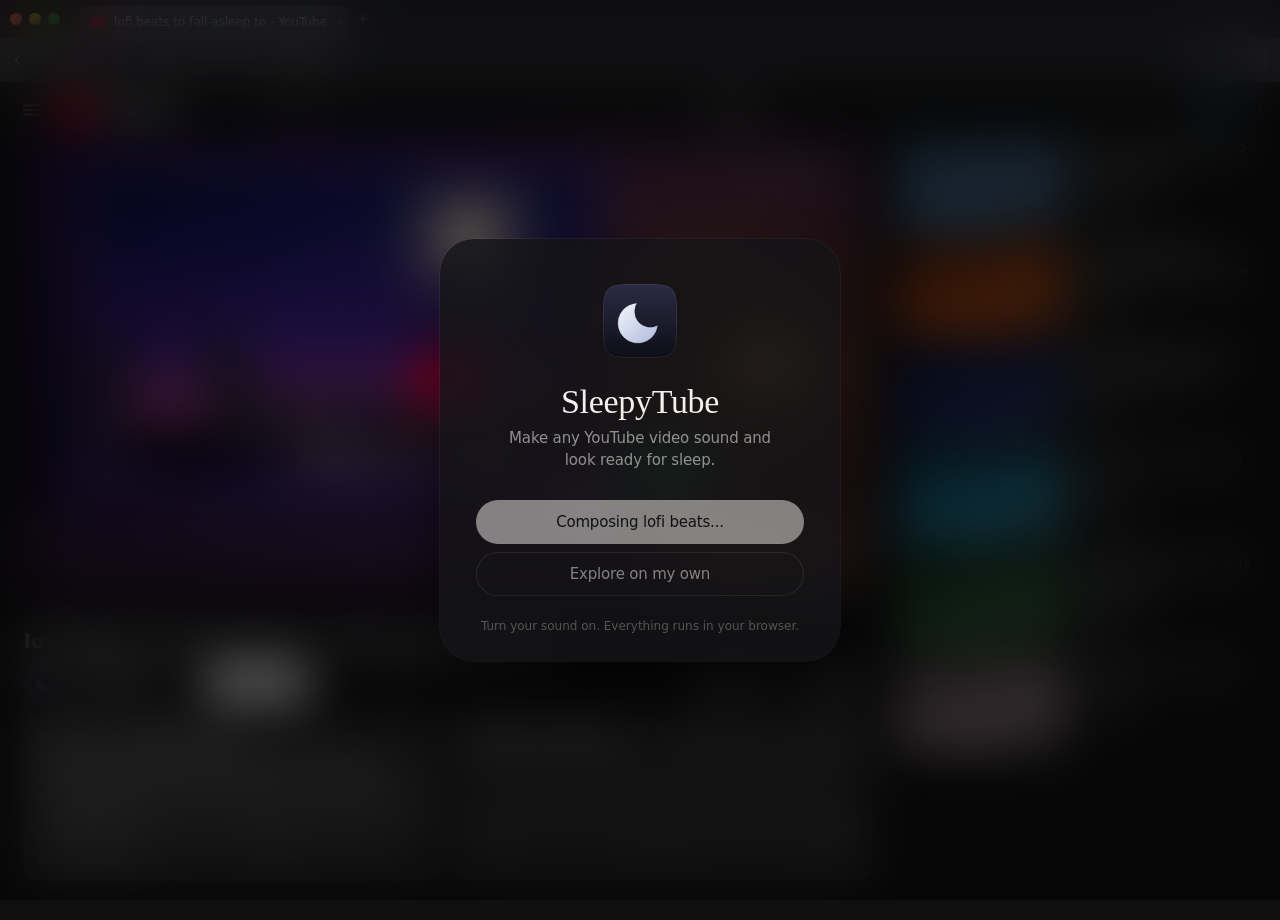
<file: demo/index.html>
<!doctype html>
<html lang="en">
<head>
  <meta charset="utf-8">
  <meta name="viewport" content="width=device-width, initial-scale=1">
  <title>SleepyTube - live demo</title>
  <link rel="icon" href="../icons/icon32.png">
  <link rel="stylesheet" href="demo.css">
</head>
<body>
  <!-- Browser chrome: sits above the extension's screen layers, like the real toolbar -->
  <div class="chrome-bar">
    <div class="tabstrip">
      <span class="lights"><i></i><i></i><i></i></span>
      <div class="tab"><span class="yt-mini"></span>lofi beats to fall asleep to - YouTube<span class="x"><svg viewBox="0 0 24 24" width="12" height="12" fill="none" stroke="currentColor" stroke-width="1.8" stroke-linecap="round" stroke-linejoin="round" aria-hidden="true"><path d="M7 7l10 10M17 7L7 17"/></svg></span></div>
      <span class="newtab"><svg viewBox="0 0 24 24" width="14" height="14" fill="none" stroke="currentColor" stroke-width="1.8" stroke-linecap="round" stroke-linejoin="round" aria-hidden="true"><path d="M12 6v12M6 12h12"/></svg></span>
    </div>
    <div class="toolbar">
      <span class="nav"><svg viewBox="0 0 24 24" width="16" height="16" fill="none" stroke="currentColor" stroke-width="1.8" stroke-linecap="round" stroke-linejoin="round" aria-hidden="true"><path d="M15 5l-7 7 7 7"/></svg><svg viewBox="0 0 24 24" width="16" height="16" fill="none" stroke="currentColor" stroke-width="1.8" stroke-linecap="round" stroke-linejoin="round" aria-hidden="true"><path d="M9 5l7 7-7 7"/></svg><svg viewBox="0 0 24 24" width="16" height="16" fill="none" stroke="currentColor" stroke-width="1.8" stroke-linecap="round" stroke-linejoin="round" aria-hidden="true"><path d="M19.5 12a7.5 7.5 0 1 1-2.2-5.3"/><path d="M19.5 4.5v4h-4"/></svg></span>
      <div class="omnibox"><span class="lock"><svg viewBox="0 0 24 24" width="13" height="13" fill="none" stroke="currentColor" stroke-width="1.8" stroke-linecap="round" stroke-linejoin="round" aria-hidden="true"><rect x="6" y="11" width="12" height="9" rx="2"/><path d="M8.5 11V8a3.5 3.5 0 0 1 7 0v3"/></svg></span>youtube.com/watch?v=<b>sleepy-demo</b></div>
      <button id="replayBtn" class="replay" type="button" hidden>Replay tour</button>
      <button id="extIcon" class="ext-icon" type="button" title="SleepyTube">
        <img src="../icons/icon32.png" alt="SleepyTube">
      </button>
      <span class="avatar"></span>
    </div>
  </div>

  <div class="page">
    <header class="yt-head">
      <span class="burger"><svg viewBox="0 0 24 24" width="22" height="22" fill="none" stroke="currentColor" stroke-width="1.8" stroke-linecap="round" stroke-linejoin="round" aria-hidden="true"><path d="M4 7h16M4 12h16M4 17h16"/></svg></span>
      <span class="yt-logo"><span class="play"></span>YouTube</span>
      <div class="search"><span>Search</span><i><svg viewBox="0 0 24 24" width="20" height="20" fill="none" stroke="currentColor" stroke-width="1.8" stroke-linecap="round" stroke-linejoin="round" aria-hidden="true"><circle cx="11" cy="11" r="6.5"/><path d="M16 16l4 4"/></svg></i></div>
      <span class="spacer"></span>
      <span class="sign">Sign in</span>
    </header>

    <div class="watch">
      <section class="primary">
        <div id="movie_player" class="player">
          <video class="html5-main-video" playsinline loop></video>
          <canvas id="scene"></canvas>
          <button id="bigPlay" class="big-play" type="button" aria-label="Play"><svg viewBox="0 0 24 24" width="22" height="22"><path fill="#fff" d="M8 5.5v13l10.5-6.5z"/></svg></button>
          <div class="controls">
            <button id="playBtn" type="button" aria-label="Play/pause"></button>
            <span id="time" class="time">0:00 / 0:24</span>
            <div class="scrub"><span id="scrubFill"></span></div>
            <span id="rate" class="rate">1.00x</span>
            <span id="liveFx" class="live-fx"><svg viewBox="0 0 24 24" width="12" height="12" aria-hidden="true"><path fill="currentColor" d="M19.6 14.6A8 8 0 0 1 9.4 4.4a8 8 0 1 0 10.2 10.2Z"/></svg>SleepyTube</span>
          </div>
        </div>

        <h1 class="title">lofi beats to fall asleep to, rainy night window</h1>
        <div class="meta">
          <span class="ch-avatar"></span>
          <div class="ch"><b>Lofi Moon</b><small>2.4M subscribers</small></div>
          <button class="subscribe" type="button">Subscribe</button>
          <span class="spacer"></span>
          <span class="chip"><svg viewBox="0 0 24 24" width="16" height="16" fill="none" stroke="currentColor" stroke-width="1.8" stroke-linecap="round" stroke-linejoin="round" aria-hidden="true"><path d="M7 10v10H4V10zM7 10l4-7c1.5 0 2.5 1 2.2 2.6L12.6 9H18a2 2 0 0 1 2 2.3l-1.2 6.5A2.6 2.6 0 0 1 16.2 20H7"/></svg>128K</span>
          <span class="chip"><svg viewBox="0 0 24 24" width="16" height="16" fill="none" stroke="currentColor" stroke-width="1.8" stroke-linecap="round" stroke-linejoin="round" aria-hidden="true"><path d="M14 5l6 6-6 6"/><path d="M20 11h-8a8 8 0 0 0-8 8"/></svg>Share</span>
        </div>

        <div class="lower">
          <div class="desc">
            <b>Demo. 1.2M watching now</b>
            <p>This track is composed live in your browser. The real SleepyTube popup on the right drives the
              extension's actual audio engine and screen filters on this page, nothing is pre-recorded.</p>
            <p class="muted">Headphones recommended. Try <b>Muffle</b> and watch the treble disappear.</p>
          </div>
          <div class="spectrum-card">
            <div class="sc-head"><b>What you're hearing</b><span id="pitch">original</span></div>
            <canvas id="spectrum"></canvas>
            <div class="sc-axis"><span>bass</span><span>mids</span><span>treble</span></div>
          </div>
        </div>
      </section>

      <aside class="secondary" id="upNext"></aside>
    </div>
  </div>

  <!-- The real extension popup, loaded from ../popup.html -->
  <div id="popupPanel" class="popup-panel">
    <iframe id="popupFrame" title="SleepyTube popup"></iframe>
  </div>

  <div id="intro" class="intro">
    <div class="intro-card">
      <img class="intro-icon" src="../icons/icon128.png" alt="" width="84" height="84">
      <h2>SleepyTube</h2>
      <p>Make any YouTube video sound and look ready for sleep.</p>
      <div class="intro-actions">
        <button id="tourBtn" class="primary-btn" type="button" disabled>Composing lofi beats...</button>
        <button id="exploreBtn" class="ghost-btn" type="button" disabled>Explore on my own</button>
      </div>
      <small>Turn your sound on. Everything runs in your browser.</small>
    </div>
  </div>

  <div id="caption" class="caption" hidden>
    <span id="capStep" class="cap-step"></span>
    <div class="cap-text"><b id="capTitle"></b><span id="capBody"></span></div>
    <button id="skipBtn" class="cap-skip" type="button">Skip</button>
    <div class="cap-progress"><span id="capBar"></span></div>
  </div>

  <div id="cursor" class="cursor" hidden></div>

  <script src="shim.js"></script>
  <script src="../icons.js"></script>
  <script src="../settings.js"></script>
  <script src="../content.js"></script>
  <script src="music.js"></script>
  <script src="demo.js"></script>
</body>
</html>
</file>
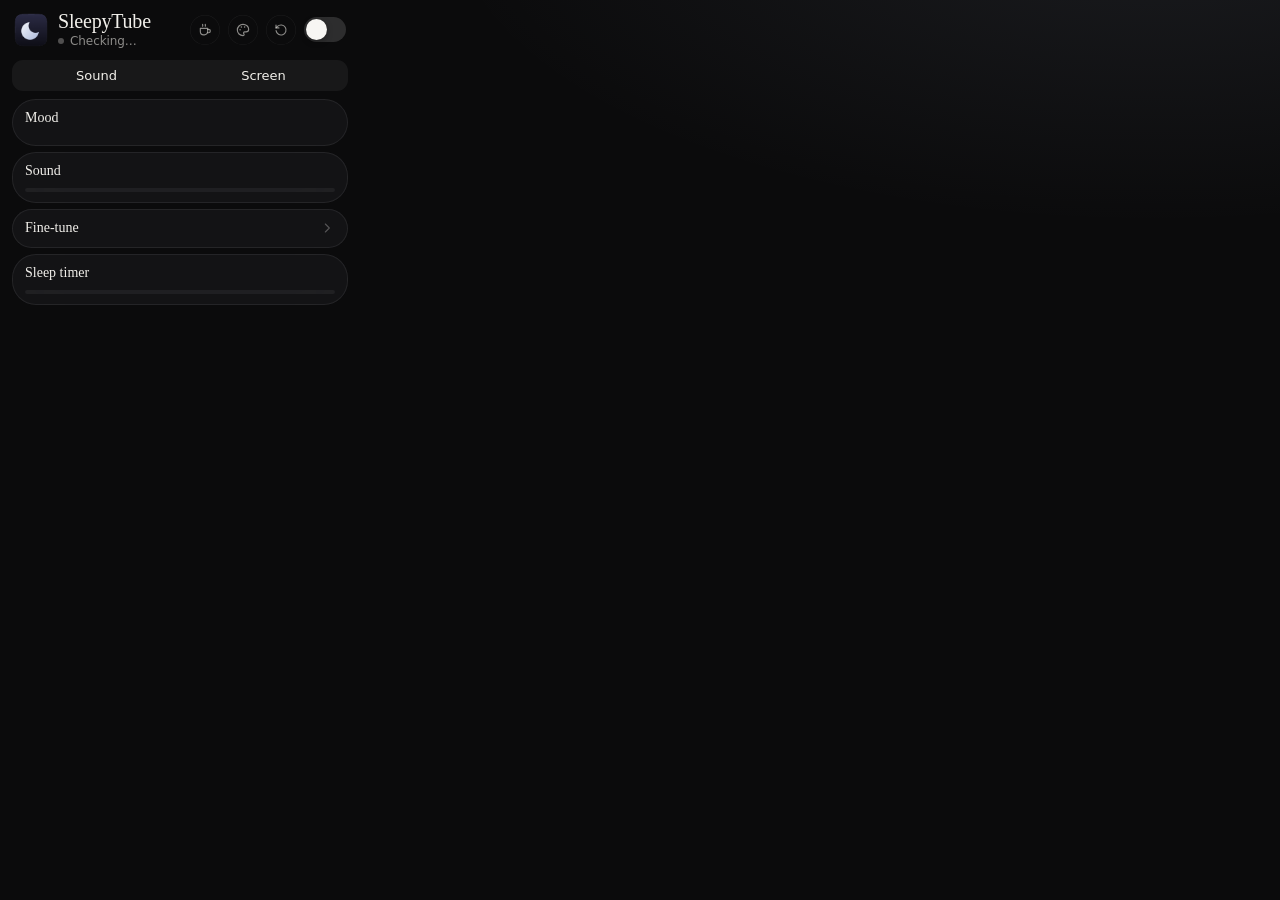
<file: popup.html>
<!doctype html>
<html lang="en">
<head>
  <meta charset="utf-8">
  <title>SleepyTube</title>
  <link rel="stylesheet" href="popup.css">
</head>
<body>
  <div class="backdrop" aria-hidden="true"></div>

  <header>
    <div class="brand">
      <img class="app-icon" src="icons/icon48.png" alt="" width="34" height="34">
      <div>
        <h1>SleepyTube</h1>
        <div id="status" class="status"><span class="dot"></span><span id="statusText">Checking…</span></div>
      </div>
    </div>
    <div class="header-actions">
      <a id="coffee" class="icon-btn coffee" href="https://buymeacoffee.com/adityakandekar" target="_blank" rel="noopener" title="Buy me a coffee" aria-label="Buy me a coffee" data-icon="cup"></a>
      <button id="themeBtn" class="icon-btn" type="button" title="Theme" aria-label="Theme" aria-haspopup="true" aria-expanded="false" aria-controls="themes" data-icon="palette"></button>
      <button id="reset" class="icon-btn" type="button" title="Reset" aria-label="Reset" data-icon="reset"></button>
      <label class="power" title="Turn everything on or off">
        <input type="checkbox" id="enabled" aria-label="SleepyTube on">
        <span class="track"><span class="knob"></span></span>
      </label>
    </div>
    <div id="themes" class="theme-pop" role="radiogroup" aria-label="Theme" hidden></div>
  </header>

  <button id="reload" class="banner" hidden><span data-icon="reload"></span>Reload this tab to start SleepyTube</button>

  <nav class="tabs segmented" role="tablist">
    <button type="button" role="tab" data-tab="sound">Sound</button>
    <button type="button" role="tab" data-tab="screen">Screen<span id="screenBadge" class="badge" hidden></span></button>
  </nav>

  <main id="fx">
    <div class="pane" data-pane="sound">
    <section class="card">
      <div class="card-head"><h2>Mood</h2></div>
      <div id="presets" class="presets"></div>
    </section>

    <section class="card">
      <div class="card-head"><h2>Sound</h2></div>
      <div id="mainControls"></div>
      <div id="noiseType" class="segmented" role="radiogroup" aria-label="Hush sound"></div>
    </section>

    <details id="fine" class="card">
      <summary>
        <h2>Fine-tune</h2>
        <span class="chev" data-icon="chevron"></span>
      </summary>
      <div id="fineControls"></div>
    </details>
    </div>

    <div class="pane" data-pane="screen" hidden>
      <section class="card">
        <label class="switch-row">
          <span class="sr-icon" data-icon="moonFill"></span>
          <span class="sr-text">
            <strong>Black screen</strong>
            <small>Blacks out the page, sound keeps playing. Move the mouse over it to bring the video back.</small>
          </span>
          <span class="power">
            <input type="checkbox" id="blackout">
            <span class="track"><span class="knob"></span></span>
          </span>
        </label>
      </section>

      <section class="card">
        <div class="card-head"><h2>Look</h2></div>
        <div id="looks" class="presets"></div>
        <div id="visualControls"></div>
      </section>
    </div>
  </main>

  <section class="card">
    <div class="card-head">
      <h2>Sleep timer</h2>
      <span id="sleepLeft" class="countdown"></span>
    </div>
    <div id="sleep" class="segmented timer"></div>
    <div class="progress"><span id="sleepBar"></span></div>
  </section>

  <script src="icons.js"></script>
  <script src="settings.js"></script>
  <script src="popup.js"></script>
</body>
</html>
</file>
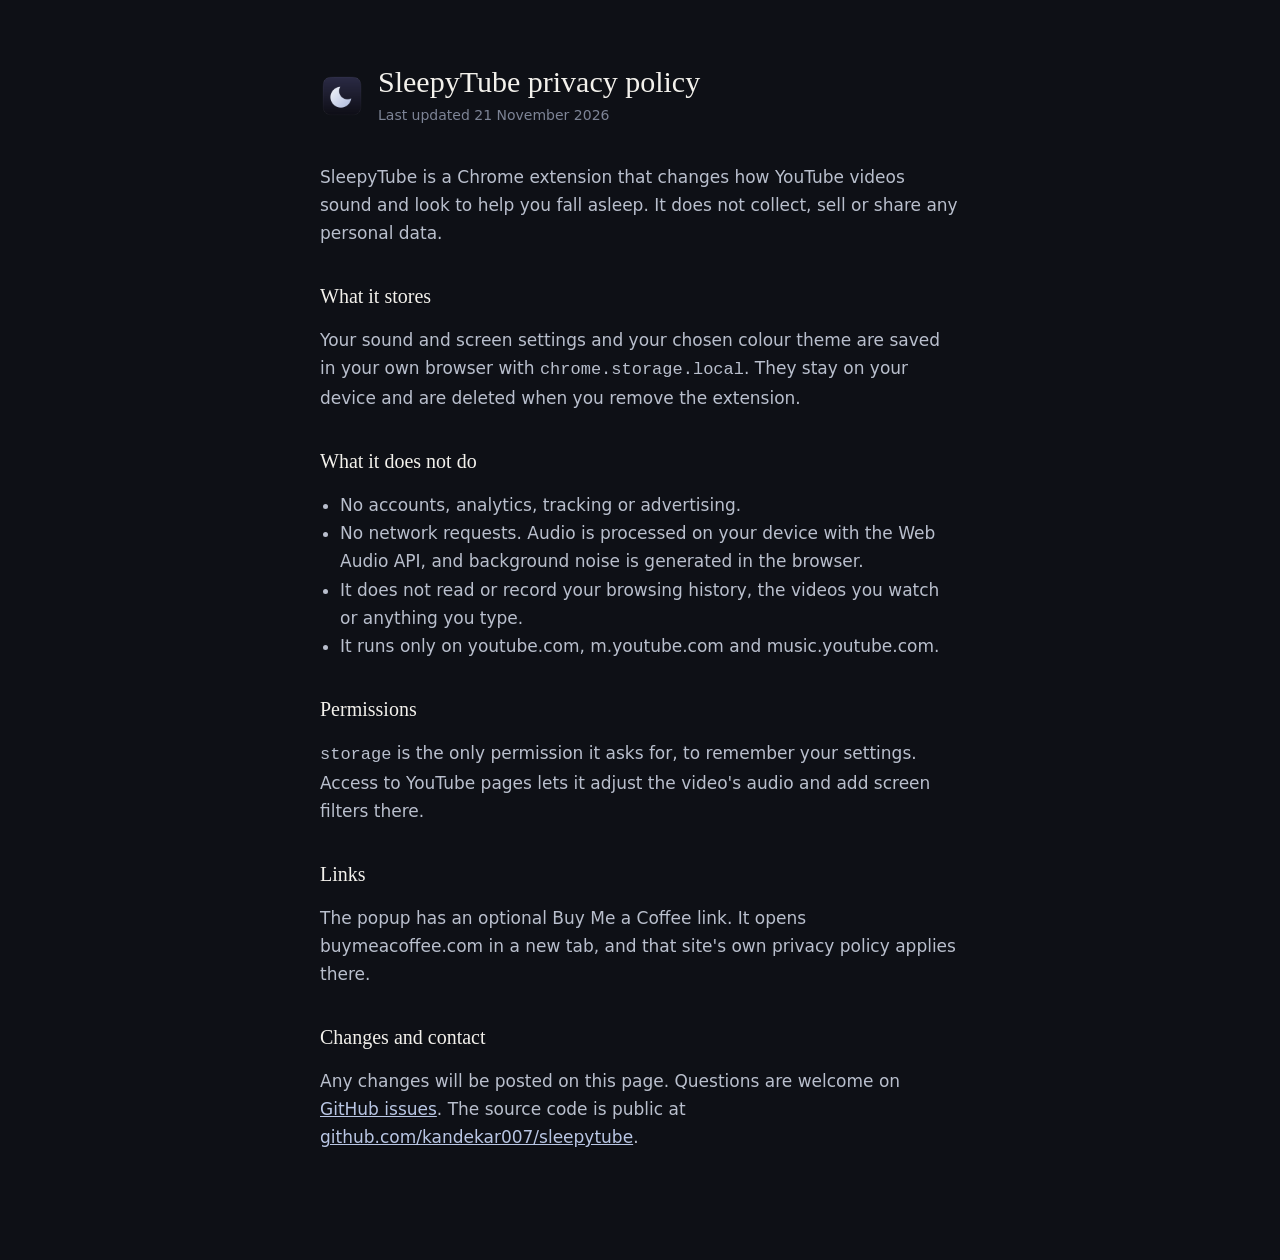
<file: privacy.html>
<!doctype html>
<html lang="en">
<head>
  <meta charset="utf-8">
  <meta name="viewport" content="width=device-width, initial-scale=1">
  <title>SleepyTube privacy policy</title>
  <link rel="icon" href="icons/icon32.png">
  <style>
    :root { color-scheme: dark; }
    body {
      margin: 0; padding: 64px 24px 96px;
      background: #0e1016; color: #d9dde8;
      font: 17px/1.65 -apple-system, BlinkMacSystemFont, "Segoe UI", system-ui, sans-serif;
    }
    main { max-width: 640px; margin: 0 auto; }
    header { display: flex; align-items: center; gap: 14px; margin-bottom: 36px; }
    header img { width: 44px; height: 44px; border-radius: 11px; }
    h1 { margin: 0; font: 500 30px/1.2 "New York", "Iowan Old Style", Georgia, serif; color: #f3f1ec; }
    h2 { margin: 36px 0 8px; font: 500 20px/1.3 "New York", "Iowan Old Style", Georgia, serif; color: #f3f1ec; }
    p, li { color: #b9bfcd; }
    ul { padding-left: 20px; }
    a { color: #b9c6e4; }
    .updated { margin: 4px 0 0; font-size: 14px; color: #7d8496; }
  </style>
</head>
<body>
<main>
  <header>
    <img src="icons/icon128.png" alt="">
    <div>
      <h1>SleepyTube privacy policy</h1>
      <p class="updated">Last updated 21 November 2026</p>
    </div>
  </header>

  <p>SleepyTube is a Chrome extension that changes how YouTube videos sound and look to help you fall asleep. It does not collect, sell or share any personal data.</p>

  <h2>What it stores</h2>
  <p>Your sound and screen settings and your chosen colour theme are saved in your own browser with <code>chrome.storage.local</code>. They stay on your device and are deleted when you remove the extension.</p>

  <h2>What it does not do</h2>
  <ul>
    <li>No accounts, analytics, tracking or advertising.</li>
    <li>No network requests. Audio is processed on your device with the Web Audio API, and background noise is generated in the browser.</li>
    <li>It does not read or record your browsing history, the videos you watch or anything you type.</li>
    <li>It runs only on youtube.com, m.youtube.com and music.youtube.com.</li>
  </ul>

  <h2>Permissions</h2>
  <p><code>storage</code> is the only permission it asks for, to remember your settings. Access to YouTube pages lets it adjust the video's audio and add screen filters there.</p>

  <h2>Links</h2>
  <p>The popup has an optional Buy Me a Coffee link. It opens buymeacoffee.com in a new tab, and that site's own privacy policy applies there.</p>

  <h2>Changes and contact</h2>
  <p>Any changes will be posted on this page. Questions are welcome on <a href="https://github.com/kandekar007/sleepytube/issues">GitHub issues</a>. The source code is public at <a href="https://github.com/kandekar007/sleepytube">github.com/kandekar007/sleepytube</a>.</p>
</main>
</body>
</html>
</file>
<file: demo/demo.css>
:root {
  --yt-bg: #0f0f0f;
  --yt-text: #f1f1f1;
  --yt-muted: #aaaaaa;
  --yt-chip: #272727;
  --top: 82px;
  --top-z: 2147483646;
  --max-z: 2147483647;
  --tint: #b9c6e4;
  --font-serif: "New York", ui-serif, "Iowan Old Style", "Charter", Georgia, serif;
  --on-tint: #10131c;
  --font: -apple-system, BlinkMacSystemFont, "SF Pro Text", "Inter", "Segoe UI Variable Text", "Segoe UI", system-ui, sans-serif;
  --font-display: -apple-system, BlinkMacSystemFont, "SF Pro Display", "Inter", "Segoe UI Variable Display", "Segoe UI", system-ui, sans-serif;
  font: 14px/1.4 "Roboto", system-ui, -apple-system, "Segoe UI", sans-serif;
}

* { box-sizing: border-box; }
html, body { margin: 0; background: var(--yt-bg); color: var(--yt-text); }
body { min-height: 100vh; }
button { font: inherit; color: inherit; }
svg { display: block; flex: none; }

/* ---------- Browser chrome ---------- */

.chrome-bar {
  position: fixed;
  inset: 0 0 auto;
  z-index: var(--top-z);
  height: var(--top);
  background: #202124;
  border-bottom: 1px solid #000;
  font-family: system-ui, -apple-system, sans-serif;
  font-size: 12px;
  color: #e8eaed;
}
.tabstrip { display: flex; align-items: flex-end; gap: 8px; height: 38px; padding: 0 10px; }
.lights { display: flex; gap: 7px; align-self: center; margin-right: 10px; }
.lights i { width: 12px; height: 12px; border-radius: 50%; background: #ff5f57; }
.lights i:nth-child(2) { background: #febc2e; }
.lights i:nth-child(3) { background: #28c840; }
.tab {
  display: flex;
  align-items: center;
  gap: 8px;
  width: 270px;
  height: 32px;
  padding: 0 12px;
  border-radius: 9px 9px 0 0;
  background: #35363a;
  white-space: nowrap;
  overflow: hidden;
}
.tab .x { margin-left: auto; color: #9aa0a6; }
.tab { font-size: 12px; }
.yt-mini { flex: none; width: 16px; height: 11px; border-radius: 3px; background: #ff0033; }
.newtab { align-self: center; color: #9aa0a6; }
.toolbar { display: flex; align-items: center; gap: 10px; height: 44px; padding: 0 10px; background: #35363a; }
.nav { display: flex; gap: 12px; color: #9aa0a6; }
.omnibox {
  display: flex;
  align-items: center;
  flex: 1;
  height: 30px;
  padding: 0 14px;
  border-radius: 15px;
  background: #202124;
  line-height: 30px;
  color: #bdc1c6;
}
.omnibox b { color: #e8eaed; font-weight: 400; }
.lock { margin-right: 8px; color: #9aa0a6; }
.ext-icon {
  display: grid;
  place-items: center;
  width: 32px;
  height: 32px;
  padding: 0;
  border: 0;
  border-radius: 50%;
  background: transparent;
  cursor: pointer;
}
.ext-icon:hover, .ext-icon.on { background: rgba(255, 255, 255, 0.12); }
.ext-icon img { width: 20px; height: 20px; }
.avatar { width: 26px; height: 26px; border-radius: 50%; background: #48484a; }

/* ---------- Mock YouTube watch page ---------- */

.page { padding-top: var(--top); }
.yt-head { display: flex; align-items: center; gap: 18px; height: 56px; padding: 0 20px; }
.burger { color: var(--yt-text); }
.yt-logo { display: flex; align-items: center; gap: 4px; font-weight: 700; font-size: 19px; letter-spacing: -0.8px; }
.yt-logo .play {
  position: relative;
  width: 30px;
  height: 21px;
  border-radius: 6px;
  background: #ff0033;
}
.yt-logo .play::after {
  content: "";
  position: absolute;
  left: 12px;
  top: 6px;
  border: 5px solid transparent;
  border-left: 8px solid #fff;
}
.search {
  display: flex;
  align-items: center;
  justify-content: space-between;
  width: min(520px, 40vw);
  height: 38px;
  margin-left: 60px;
  padding: 0 0 0 16px;
  border: 1px solid #303030;
  border-radius: 20px;
  background: #121212;
  color: #888;
}
.search i { display: grid; place-items: center; width: 62px; height: 100%; border-radius: 0 20px 20px 0; background: #222; color: #ddd; }
.spacer { flex: 1; }
.sign { padding: 6px 14px; border: 1px solid #3c3c3c; border-radius: 18px; color: #3ea6ff; }

.watch { display: flex; gap: 24px; padding: 0 24px 40px; }
.primary { flex: 1; min-width: 0; }
.secondary { width: 360px; flex: none; }

.player {
  position: relative;
  aspect-ratio: 16 / 9;
  max-height: calc(100vh - var(--top) - 300px);
  min-height: 300px;
  margin: 0 auto;
  border-radius: 12px;
  background: #000;
  overflow: hidden;
}
.player video, .player canvas { position: absolute; inset: 0; width: 100%; height: 100%; }
.player video { opacity: 0; }
.big-play {
  position: absolute;
  left: 50%;
  top: 50%;
  width: 68px;
  height: 48px;
  margin: -24px 0 0 -34px;
  border: 0;
  border-radius: 14px;
  display: grid;
  place-items: center;
  background: rgba(255, 0, 51, 0.9);
  cursor: pointer;
  transition: opacity 0.3s;
}
.player.playing .big-play { opacity: 0; pointer-events: none; }
.controls {
  position: absolute;
  inset: auto 0 0;
  display: flex;
  align-items: center;
  gap: 12px;
  height: 46px;
  padding: 0 14px;
  background: linear-gradient(transparent, rgba(0, 0, 0, 0.7));
  font-size: 13px;
}
.controls button { display: grid; place-items: center; width: 28px; padding: 0; border: 0; background: none; cursor: pointer; }
.time, .rate { font-variant-numeric: tabular-nums; color: #ddd; }
.scrub { flex: 1; height: 4px; border-radius: 2px; background: rgba(255, 255, 255, 0.25); overflow: hidden; }
.scrub span { display: block; width: 0; height: 100%; background: #ff0033; }
.live-fx {
  display: flex;
  align-items: center;
  gap: 5px;
  padding: 4px 10px 4px 8px;
  border-radius: 12px;
  background: rgba(30, 30, 32, 0.7);
  -webkit-backdrop-filter: blur(12px);
  backdrop-filter: blur(12px);
  color: rgba(242, 240, 235, 0.85);
  font: 500 11.5px var(--font);
  opacity: 0;
  transition: opacity 0.4s;
}
.live-fx.on { opacity: 1; }

.title { margin: 12px 0 8px; font-size: 20px; font-weight: 600; }
.meta { display: flex; align-items: center; gap: 12px; }
.ch-avatar { width: 40px; height: 40px; border-radius: 50%; background: #3a3a3c url("../icons/icon48.png") center / 26px no-repeat; }
.ch { display: flex; flex-direction: column; }
.ch small { color: var(--yt-muted); font-size: 12px; }
.subscribe { margin-left: 12px; padding: 9px 16px; border: 0; border-radius: 18px; background: #f1f1f1; color: #0f0f0f; font-weight: 600; }
.chip { display: flex; align-items: center; gap: 6px; padding: 8px 14px; border-radius: 18px; background: var(--yt-chip); font-size: 13px; }

.lower { display: grid; grid-template-columns: 1fr 1fr; gap: 12px; margin-top: 12px; }
.desc, .spectrum-card { padding: 12px 14px; border-radius: 12px; background: var(--yt-chip); }
.desc p { margin: 6px 0 0; color: #ddd; font-size: 13px; }
.desc .muted { color: var(--yt-muted); }
.sc-head { display: flex; justify-content: space-between; font-size: 13px; }
.sc-head span { color: var(--tint); font-variant-numeric: tabular-nums; }
#spectrum { display: block; width: 100%; height: 74px; margin-top: 6px; }
.sc-axis { display: flex; justify-content: space-between; color: var(--yt-muted); font-size: 11px; }

.up { display: flex; gap: 8px; margin-bottom: 10px; }
.thumb {
  position: relative;
  display: grid;
  place-items: center;
  flex: none;
  width: 168px;
  height: 94px;
  border-radius: 8px;
  overflow: hidden;
}
.thumb small {
  position: absolute;
  right: 5px;
  bottom: 5px;
  padding: 1px 4px;
  border-radius: 4px;
  background: rgba(0, 0, 0, 0.8);
  font-size: 11px;
}
.up-text b { display: -webkit-box; -webkit-line-clamp: 2; -webkit-box-orient: vertical; overflow: hidden; font-size: 13.5px; font-weight: 500; }
.up-text span { display: block; margin-top: 4px; color: var(--yt-muted); font-size: 12px; }

/* ---------- Popup panel ---------- */

.popup-panel {
  position: fixed;
  top: calc(var(--top) - 4px);
  right: 46px;
  z-index: var(--max-z);
  width: 360px;
  height: 600px;
  border-radius: 12px;
  background: #0d0d0f;
  box-shadow: 0 24px 60px rgba(0, 0, 0, 0.55), 0 0 0 0.5px rgba(255, 255, 255, 0.16);
  overflow: hidden;
  transform-origin: top right;
  transition: opacity 0.2s, transform 0.25s cubic-bezier(0.32, 0.72, 0, 1);
}
.popup-panel:not(.open) { opacity: 0; transform: scale(0.97) translateY(-4px); pointer-events: none; }
.popup-panel iframe { display: block; width: 100%; height: 100%; border: 0; }

/* ---------- Intro ---------- */

.intro {
  position: fixed;
  inset: 0;
  z-index: var(--max-z);
  display: grid;
  place-items: center;
  background: rgba(0, 0, 0, 0.55);
  -webkit-backdrop-filter: blur(24px) saturate(140%);
  backdrop-filter: blur(24px) saturate(140%);
  transition: opacity 0.5s;
}
.intro.gone { opacity: 0; pointer-events: none; }
.intro-card {
  width: 400px;
  padding: 40px 36px 26px;
  border-radius: 34px;
  corner-shape: squircle;
  background: rgba(20, 20, 22, 0.82);
  box-shadow: 0 0 0 0.5px rgba(255, 255, 255, 0.1), 0 30px 80px rgba(0, 0, 0, 0.5);
  text-align: center;
  font-family: var(--font);
  -webkit-font-smoothing: antialiased;
}
.intro-icon { display: block; margin: 0 auto; border-radius: 19px; }
.intro h2 { margin: 20px 0 8px; font: 400 34px/1.1 var(--font-serif); letter-spacing: -0.3px; color: #f2f0eb; }
.intro p { margin: 0 auto 28px; max-width: 290px; color: rgba(242, 240, 235, 0.56); font-size: 15px; line-height: 1.45; letter-spacing: -0.15px; }
.intro small { color: rgba(242, 240, 235, 0.3); font-size: 12px; }
.intro-actions { display: flex; flex-direction: column; gap: 8px; margin-bottom: 20px; }
.primary-btn, .ghost-btn {
  height: 44px;
  padding: 0 18px;
  border: 0;
  border-radius: 999px;
  font: 500 15px var(--font);
  letter-spacing: -0.2px;
  cursor: pointer;
  transition: transform 0.2s cubic-bezier(0.32, 0.72, 0, 1), background 0.2s, opacity 0.2s;
}
.primary-btn { background: #f2f0eb; color: #0b0b0c; }
.primary-btn:hover:not(:disabled) { background: #fff; }
.ghost-btn { background: transparent; box-shadow: inset 0 0 0 1px rgba(242, 240, 235, 0.18); color: #f2f0eb; }
.ghost-btn:hover:not(:disabled) { background: rgba(255, 255, 255, 0.05); box-shadow: inset 0 0 0 1px rgba(242, 240, 235, 0.3); }
.primary-btn:active:not(:disabled), .ghost-btn:active:not(:disabled) { transform: scale(0.98); }
button:disabled { opacity: 0.5; cursor: progress; }
.intro code { padding: 1px 5px; border-radius: 5px; background: rgba(120, 120, 128, 0.24); font: 12px ui-monospace, "SF Mono", Menlo, monospace; }

/* ---------- Tour caption & cursor ---------- */

.caption {
  position: fixed;
  top: calc(var(--top) + 606px);
  right: 46px;
  z-index: var(--max-z);
  display: flex;
  align-items: flex-start;
  gap: 12px;
  width: 360px;
  padding: 13px 60px 15px 14px;
  border-radius: 22px;
  corner-shape: squircle;
  background: rgba(20, 20, 22, 0.84);
  -webkit-backdrop-filter: blur(30px) saturate(160%);
  backdrop-filter: blur(30px) saturate(160%);
  box-shadow: 0 0 0 0.5px rgba(255, 255, 255, 0.1), 0 18px 50px rgba(0, 0, 0, 0.5);
  font-family: var(--font);
  -webkit-font-smoothing: antialiased;
  color: #f2f0eb;
  overflow: hidden;
}
.caption[hidden] { display: none; }
.cap-step {
  display: grid;
  place-items: center;
  flex: none;
  width: 30px;
  height: 30px;
  border-radius: 50%;
  box-shadow: inset 0 0 0 1px color-mix(in srgb, var(--tint) 50%, transparent);
  color: var(--tint);
  font: italic 400 15px var(--font-serif);
  font-variant-numeric: lining-nums;
}
.cap-text { display: flex; flex: 1; flex-direction: column; gap: 3px; padding-top: 1px; }
.cap-text b { font: 500 17px/1.2 var(--font-serif); letter-spacing: -0.1px; }
.cap-text span { color: rgba(242, 240, 235, 0.56); font-size: 13px; line-height: 1.35; letter-spacing: -0.1px; }
.cap-text.swap { animation: capIn 0.4s cubic-bezier(0.32, 0.72, 0, 1); }
@keyframes capIn { from { opacity: 0; transform: translateY(4px); } }
.cap-skip {
  position: absolute;
  top: 10px;
  right: 10px;
  padding: 4px 10px;
  border: 0;
  border-radius: 999px;
  background: transparent;
  box-shadow: inset 0 0 0 0.5px rgba(242, 240, 235, 0.2);
  color: rgba(242, 240, 235, 0.7);
  font: 500 12px var(--font);
  cursor: pointer;
}
.cap-skip:hover { background: rgba(255, 255, 255, 0.05); }
.cap-progress { position: absolute; inset: auto 0 0; height: 2px; background: rgba(120, 120, 128, 0.2); }
.cap-progress span { display: block; width: 0; height: 100%; background: color-mix(in srgb, var(--tint) 70%, transparent); transition: width 0.5s cubic-bezier(0.32, 0.72, 0, 1); }

.cursor {
  position: fixed;
  left: 0;
  top: 0;
  z-index: var(--max-z);
  width: 26px;
  height: 26px;
  margin: -3px 0 0 -4px;
  pointer-events: none;
  background: url("data:image/svg+xml,%3Csvg xmlns='http://www.w3.org/2000/svg' viewBox='0 0 24 24'%3E%3Cpath d='M4 2l15 11.5-6.6.8 3.9 7.3-2.6 1.4-3.9-7.3L4 20z' fill='%23000' stroke='%23fff' stroke-width='1.4' stroke-linejoin='round'/%3E%3C/svg%3E") no-repeat;
  filter: drop-shadow(0 2px 4px rgba(0, 0, 0, 0.5));
  transition: transform 0.75s cubic-bezier(.45, .05, .25, 1);
}
.cursor[hidden] { display: none; }
.cursor::after {
  content: "";
  position: absolute;
  left: -14px;
  top: -14px;
  width: 36px;
  height: 36px;
  border-radius: 50%;
  background: rgba(255, 255, 255, 0.35);
  opacity: 0;
  transform: scale(0.3);
}
.cursor.click::after { animation: ripple 0.45s ease-out; }
@keyframes ripple { 30% { opacity: 1; } to { opacity: 0; transform: scale(1.2); } }

.replay {
  height: 28px;
  padding: 0 12px;
  border: 0;
  border-radius: 14px;
  background: transparent;
  box-shadow: inset 0 0 0 1px color-mix(in srgb, var(--tint) 45%, transparent);
  color: var(--tint);
  font: 500 12.5px var(--font);
  cursor: pointer;
}
.replay:hover { background: color-mix(in srgb, var(--tint) 10%, transparent); }
.replay[hidden] { display: none; }

@media (max-width: 1100px) {
  .secondary { display: none; }
  /* No sidebar to hide behind the popup, so keep the page beside it */
  body:has(.popup-panel.open) .watch { padding-right: 430px; }
}
</file>
<file: popup.css>
/* Apple-style dark materials: system greys, one tint (set by the theme), continuous corners. */
:root {
  color-scheme: dark;
  --bg: #0b0b0c;
  --label: #f2f0eb;
  --label-2: rgba(242, 240, 235, 0.56);
  --label-3: rgba(242, 240, 235, 0.3);
  --fill: rgba(255, 255, 255, 0.055);
  --fill-2: rgba(255, 255, 255, 0.09);
  --fill-selected: rgba(255, 255, 255, 0.13);
  --hairline: rgba(255, 255, 255, 0.075);
  --material: rgba(24, 24, 26, 0.7);
  --tint: #b9c6e4;
  --on-tint: #10131c;
  --yellow: #e2c27d;

  --font: -apple-system, BlinkMacSystemFont, "SF Pro Text", "Inter", "Segoe UI Variable Text", "Segoe UI", system-ui, sans-serif;
  --font-serif: "New York", ui-serif, "Iowan Old Style", "Charter", Georgia, serif;
  --font-display: -apple-system, BlinkMacSystemFont, "SF Pro Display", "Inter", "Segoe UI Variable Display", "Segoe UI", system-ui, sans-serif;
  --ease: cubic-bezier(0.32, 0.72, 0, 1);
}

* { box-sizing: border-box; }

/* Continuous (squircle) corners where the browser supports them. */
.card, .preset, .segmented, .segmented button, .banner, .sr-icon, .app-icon, .theme-pop {
  corner-shape: squircle;
}

html {
  background: var(--bg);
  scrollbar-width: thin;
  scrollbar-color: rgba(255, 255, 255, 0.18) transparent;
}

body {
  position: relative;
  margin: 0;
  width: 360px;
  padding: 10px 12px 4px;
  color: var(--label);
  background: transparent;
  font: 13px/1.38 var(--font);
  letter-spacing: -0.08px;
  -webkit-font-smoothing: antialiased;
  overflow-x: hidden;
}

/* A dim lamp in the corner of a dark room: gives the materials something to blur. */
.backdrop {
  position: fixed;
  inset: 0;
  z-index: 0;
  pointer-events: none;
  background:
    radial-gradient(80% 50% at 90% -10%, color-mix(in srgb, var(--tint) 9%, transparent), transparent 70%),
    var(--bg);
}

header, nav, main, section, .banner { position: relative; z-index: 1; }
header { z-index: 3; }

.i { display: block; flex: none; }

/* ---------- Materials ---------- */

.card {
  margin-bottom: 6px;
  padding: 10px 12px;
  border-radius: 24px;
  border: 0.5px solid var(--hairline);
  background: var(--material);
  -webkit-backdrop-filter: blur(30px) saturate(160%);
  backdrop-filter: blur(30px) saturate(160%);
}

/* ---------- Header ---------- */

header {
  display: flex;
  align-items: center;
  justify-content: space-between;
  margin: 0 2px 10px;
}
.brand { display: flex; align-items: center; gap: 10px; }
.app-icon { display: block; width: 34px; height: 34px; border-radius: 10px; }
h1 {
  margin: 0;
  font: 500 20px/1.1 var(--font-serif);
  letter-spacing: -0.2px;
}

.status {
  display: flex;
  align-items: center;
  gap: 6px;
  margin-top: 1px;
  color: var(--label-2);
  font-size: 12px;
}
.status .dot { width: 6px; height: 6px; border-radius: 50%; background: var(--label-3); }
.status.ok .dot { background: var(--tint); }
.status.warn { color: var(--yellow); }
.status.warn .dot { background: var(--yellow); }

.header-actions { display: flex; align-items: center; gap: 8px; }
.icon-btn {
  display: grid;
  place-items: center;
  width: 30px;
  height: 30px;
  padding: 0;
  border: 0;
  border-radius: 50%;
  background: transparent;
  box-shadow: inset 0 0 0 0.5px var(--hairline);
  color: var(--label-2);
  cursor: pointer;
  transition: background 0.2s, color 0.2s;
}
.icon-btn .i { width: 16px; height: 16px; }
.icon-btn:hover { background: var(--fill-2); color: var(--label); }
.icon-btn:active { transform: scale(0.94); }
.icon-btn[aria-expanded="true"] { background: var(--fill-2); color: var(--tint); }

/* ---------- Theme popover ---------- */

.theme-pop {
  position: absolute;
  top: 40px;
  right: 0;
  display: grid;
  grid-template-columns: repeat(3, 64px);
  gap: 4px;
  padding: 10px 8px 8px;
  border-radius: 20px;
  background: rgba(44, 44, 46, 0.86);
  -webkit-backdrop-filter: blur(30px) saturate(1.6);
  backdrop-filter: blur(30px) saturate(1.6);
  box-shadow: inset 0 0 0 0.5px rgba(255, 255, 255, 0.12), 0 14px 40px rgba(0, 0, 0, 0.55);
  transform-origin: 85% 0;
  animation: pop-in 0.22s var(--ease);
}
.theme-pop[hidden] { display: none; }
@keyframes pop-in { from { opacity: 0; transform: scale(0.94); } }
.theme-pop button {
  display: flex;
  flex-direction: column;
  align-items: center;
  gap: 6px;
  padding: 6px 0 5px;
  border: 0;
  border-radius: 12px;
  background: transparent;
  color: var(--label-2);
  font: 500 11px/1.2 var(--font);
  cursor: pointer;
  transition: background 0.2s, color 0.2s;
}
.theme-pop button:hover { background: var(--fill); color: var(--label); }
.theme-pop button[aria-checked="true"] { color: var(--label); }
.swatch {
  width: 26px;
  height: 26px;
  border-radius: 50%;
  background: var(--sw);
  box-shadow: inset 0 0 0 0.5px rgba(0, 0, 0, 0.25);
  transition: box-shadow 0.2s;
}
[aria-checked="true"] > .swatch { box-shadow: 0 0 0 2px #2c2c2e, 0 0 0 4px var(--sw); }

/* ---------- Switch (iOS) ---------- */

.power { display: block; flex: none; cursor: pointer; }
.power input { position: absolute; opacity: 0; pointer-events: none; }
.power .track {
  display: block;
  position: relative;
  width: 42px;
  height: 25px;
  border-radius: 13px;
  background: rgba(255, 255, 255, 0.14);
  transition: background 0.3s var(--ease);
}
.power .knob {
  position: absolute;
  top: 2px;
  left: 2px;
  width: 21px;
  height: 21px;
  border-radius: 50%;
  background: #f7f6f3;
  box-shadow: 0 2px 6px rgba(0, 0, 0, 0.3);
  transition: transform 0.3s var(--ease);
}
.power input:checked + .track { background: var(--tint); }
.power input:checked + .track .knob { transform: translateX(17px); }
.power input:focus-visible + .track { outline: 3px solid color-mix(in srgb, var(--tint) 55%, transparent); outline-offset: 2px; }

.banner {
  display: flex;
  align-items: center;
  gap: 8px;
  width: 100%;
  margin-bottom: 10px;
  padding: 10px 12px;
  border: 0;
  border-radius: 16px;
  background: color-mix(in srgb, var(--tint) 14%, transparent);
  color: var(--tint);
  font: inherit;
  font-weight: 600;
  text-align: left;
  cursor: pointer;
}
.banner[hidden] { display: none; }

/* ---------- Segmented control (iOS) ---------- */

.segmented {
  display: grid;
  grid-auto-flow: column;
  grid-auto-columns: 1fr;
  gap: 2px;
  margin-top: 8px;
  padding: 2px;
  border-radius: 11px;
  background: var(--fill);
}
.segmented button {
  position: relative;
  padding: 5px 0;
  border: 0;
  border-radius: 9px;
  background: transparent;
  color: var(--label);
  font: inherit;
  font-size: 12.5px;
  cursor: pointer;
  transition: background 0.25s var(--ease);
}
.segmented button:hover:not(:disabled):not(.active) { background: rgba(255, 255, 255, 0.04); }
.segmented button:disabled { color: var(--label-3); cursor: not-allowed; }
.segmented button.active {
  background: var(--fill-selected);
  box-shadow: inset 0 0 0 0.5px rgba(255, 255, 255, 0.1), 0 2px 6px rgba(0, 0, 0, 0.25);
  font-weight: 500;
}

.tabs { margin: 0 0 8px; }
.tabs button { padding: 5px 0; font-size: 13px; }
.badge {
  display: inline-block;
  width: 6px;
  height: 6px;
  margin-left: 6px;
  border-radius: 50%;
  background: var(--tint);
  vertical-align: 2px;
}
.badge[hidden], .pane[hidden] { display: none; }
.pane { animation: paneIn 0.3s var(--ease); }
@keyframes paneIn { from { opacity: 0; } }

/* ---------- Card headings ---------- */

.card-head {
  display: flex;
  align-items: baseline;
  justify-content: space-between;
  margin-bottom: 8px;
}
h2 {
  margin: 0;
  font: 500 14px/1.2 var(--font-serif);
  letter-spacing: 0;
}
h3 {
  margin: 12px 0 2px;
  color: var(--label-2);
  font: italic 400 12.5px/1.3 var(--font-serif);
}
h3:first-child { margin-top: 0; }

#fx { transition: opacity 0.3s; }
body.off #fx { opacity: 0.38; pointer-events: none; }

/* ---------- Mood and look tiles ---------- */

.presets {
  display: grid;
  grid-template-columns: repeat(4, 1fr);
  gap: 6px;
}
.preset {
  display: flex;
  flex-direction: column;
  align-items: center;
  gap: 3px;
  padding: 7px 2px 6px;
  border: 0;
  border-radius: 16px;
  background: var(--fill);
  color: var(--label-2);
  font: inherit;
  font-size: 11px;
  letter-spacing: 0;
  white-space: nowrap;
  cursor: pointer;
  transition: background 0.25s var(--ease), color 0.25s var(--ease), transform 0.2s var(--ease);
}
.preset:hover { background: var(--fill-2); color: var(--label); }
.preset:active { transform: scale(0.96); }
.preset.active {
  background: color-mix(in srgb, var(--tint) 13%, transparent);
  box-shadow: inset 0 0 0 1px color-mix(in srgb, var(--tint) 55%, transparent);
  color: var(--tint);
  font-weight: 500;
}
.preset.custom { color: var(--label-3); cursor: default; }
.preset.custom:hover { background: var(--fill); }
.preset.custom:active { transform: none; }
.preset.custom.active { background: var(--fill-selected); box-shadow: none; color: var(--label); }

/* ---------- Sliders (iOS) ---------- */

.ctrl {
  display: grid;
  grid-template-columns: 96px 1fr 42px;
  align-items: center;
  gap: 10px;
  height: 27px;
}
.ctrl .name { display: flex; align-items: center; gap: 8px; white-space: nowrap; }
.ctrl .name .i { color: var(--label-2); }
.ctrl .val {
  text-align: right;
  color: var(--label-2);
  font-size: 12px;
  font-variant-numeric: tabular-nums;
}

input[type=range] {
  --fill: 50%;
  -webkit-appearance: none;
  appearance: none;
  width: 100%;
  height: 3px;
  margin: 0;
  border-radius: 2px;
  background:
    linear-gradient(var(--tint), var(--tint)) 0 / var(--fill) 100% no-repeat,
    rgba(255, 255, 255, 0.12);
  outline: none;
  cursor: pointer;
}
input[type=range]::-webkit-slider-thumb {
  -webkit-appearance: none;
  width: 15px;
  height: 15px;
  border-radius: 50%;
  background: #f7f6f3;
  box-shadow: 0 1px 4px rgba(0, 0, 0, 0.45);
  transition: transform 0.2s var(--ease);
}
input[type=range]:active::-webkit-slider-thumb { transform: scale(1.12); }
input[type=range]:focus-visible::-webkit-slider-thumb { box-shadow: 0 0 0 4px color-mix(in srgb, var(--tint) 45%, transparent); }

/* ---------- Fine-tune ---------- */

summary {
  display: flex;
  align-items: center;
  justify-content: space-between;
  list-style: none;
  cursor: pointer;
  user-select: none;
}
summary::-webkit-details-marker { display: none; }
summary .chev { color: var(--label-3); transition: transform 0.3s var(--ease), color 0.2s; }
summary .chev .i { width: 16px; height: 16px; }
summary:hover .chev { color: var(--label-2); }
details[open] summary .chev { transform: rotate(90deg); }
details[open] summary { margin-bottom: 8px; }

/* ---------- Black screen row ---------- */

.switch-row { display: flex; align-items: center; gap: 12px; cursor: pointer; }
.sr-icon {
  display: grid;
  place-items: center;
  flex: none;
  width: 32px;
  height: 32px;
  border-radius: 10px;
  border: 0.5px solid rgba(255, 255, 255, 0.14);
  background: #000;
  color: var(--tint);
}
.sr-icon .i { width: 17px; height: 17px; }
.sr-text { display: flex; flex: 1; flex-direction: column; gap: 1px; }
.sr-text strong { font: 500 14px/1.25 var(--font-serif); }
.sr-text small { color: var(--label-2); font-size: 11px; line-height: 1.35; letter-spacing: 0; }
#looks { margin-bottom: 8px; }

/* ---------- Sleep timer ---------- */

.countdown {
  color: var(--tint);
  font-size: 12px;
  font-weight: 600;
  font-variant-numeric: tabular-nums;
}
.countdown.idle { color: var(--label-2); font-weight: 400; }
.segmented.timer { margin-top: 0; }
/* Sits in the card's bottom padding so a running timer never makes the popup taller. */
.progress {
  display: none;
  position: absolute;
  left: 16px;
  right: 16px;
  bottom: 3.5px;
  height: 3px;
  border-radius: 2px;
  background: rgba(120, 120, 128, 0.36);
  overflow: hidden;
}
.progress.on { display: block; }
.progress span {
  display: block;
  height: 100%;
  width: 0;
  border-radius: inherit;
  background: var(--tint);
  transition: width 0.9s linear;
}

button:focus-visible, a:focus-visible { outline: 3px solid color-mix(in srgb, var(--tint) 55%, transparent); outline-offset: 2px; }

@media (prefers-reduced-motion: reduce) {
  *, *::before, *::after { animation: none !important; transition: none !important; }
}
</file>
